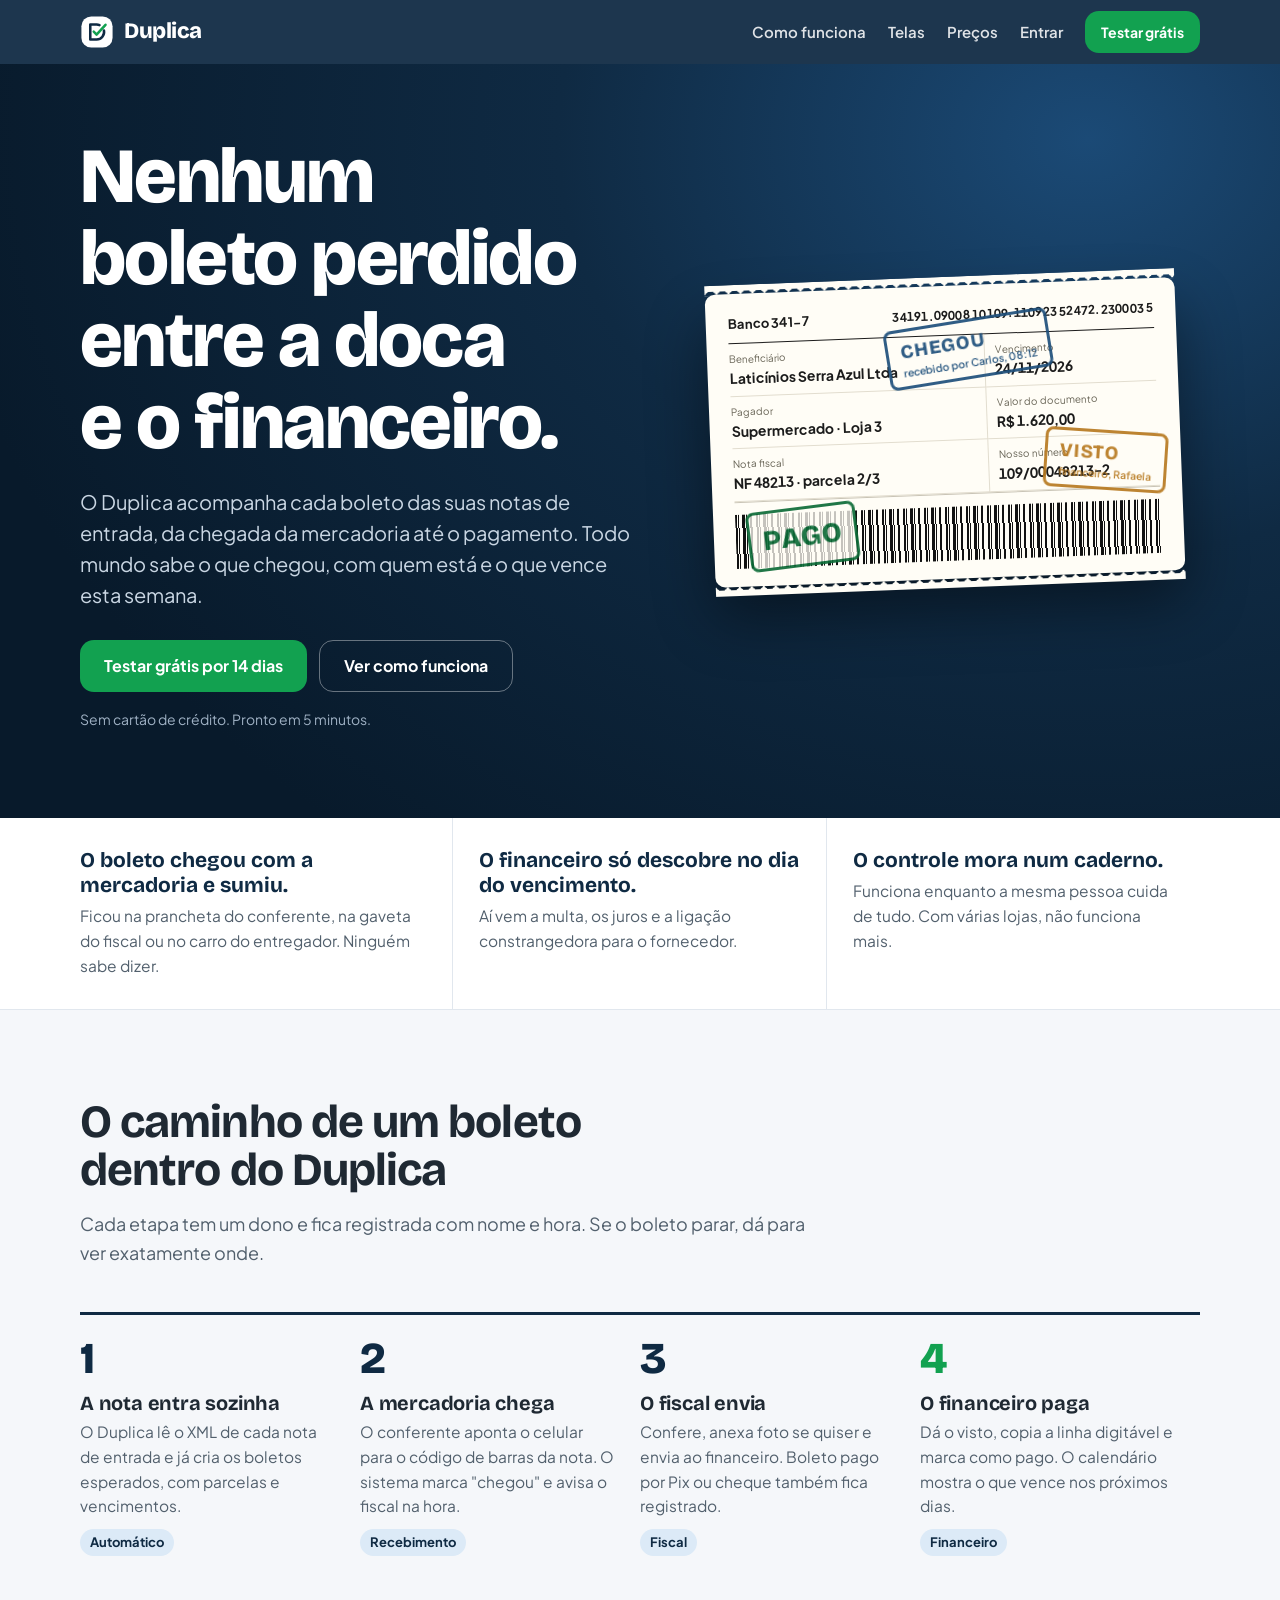
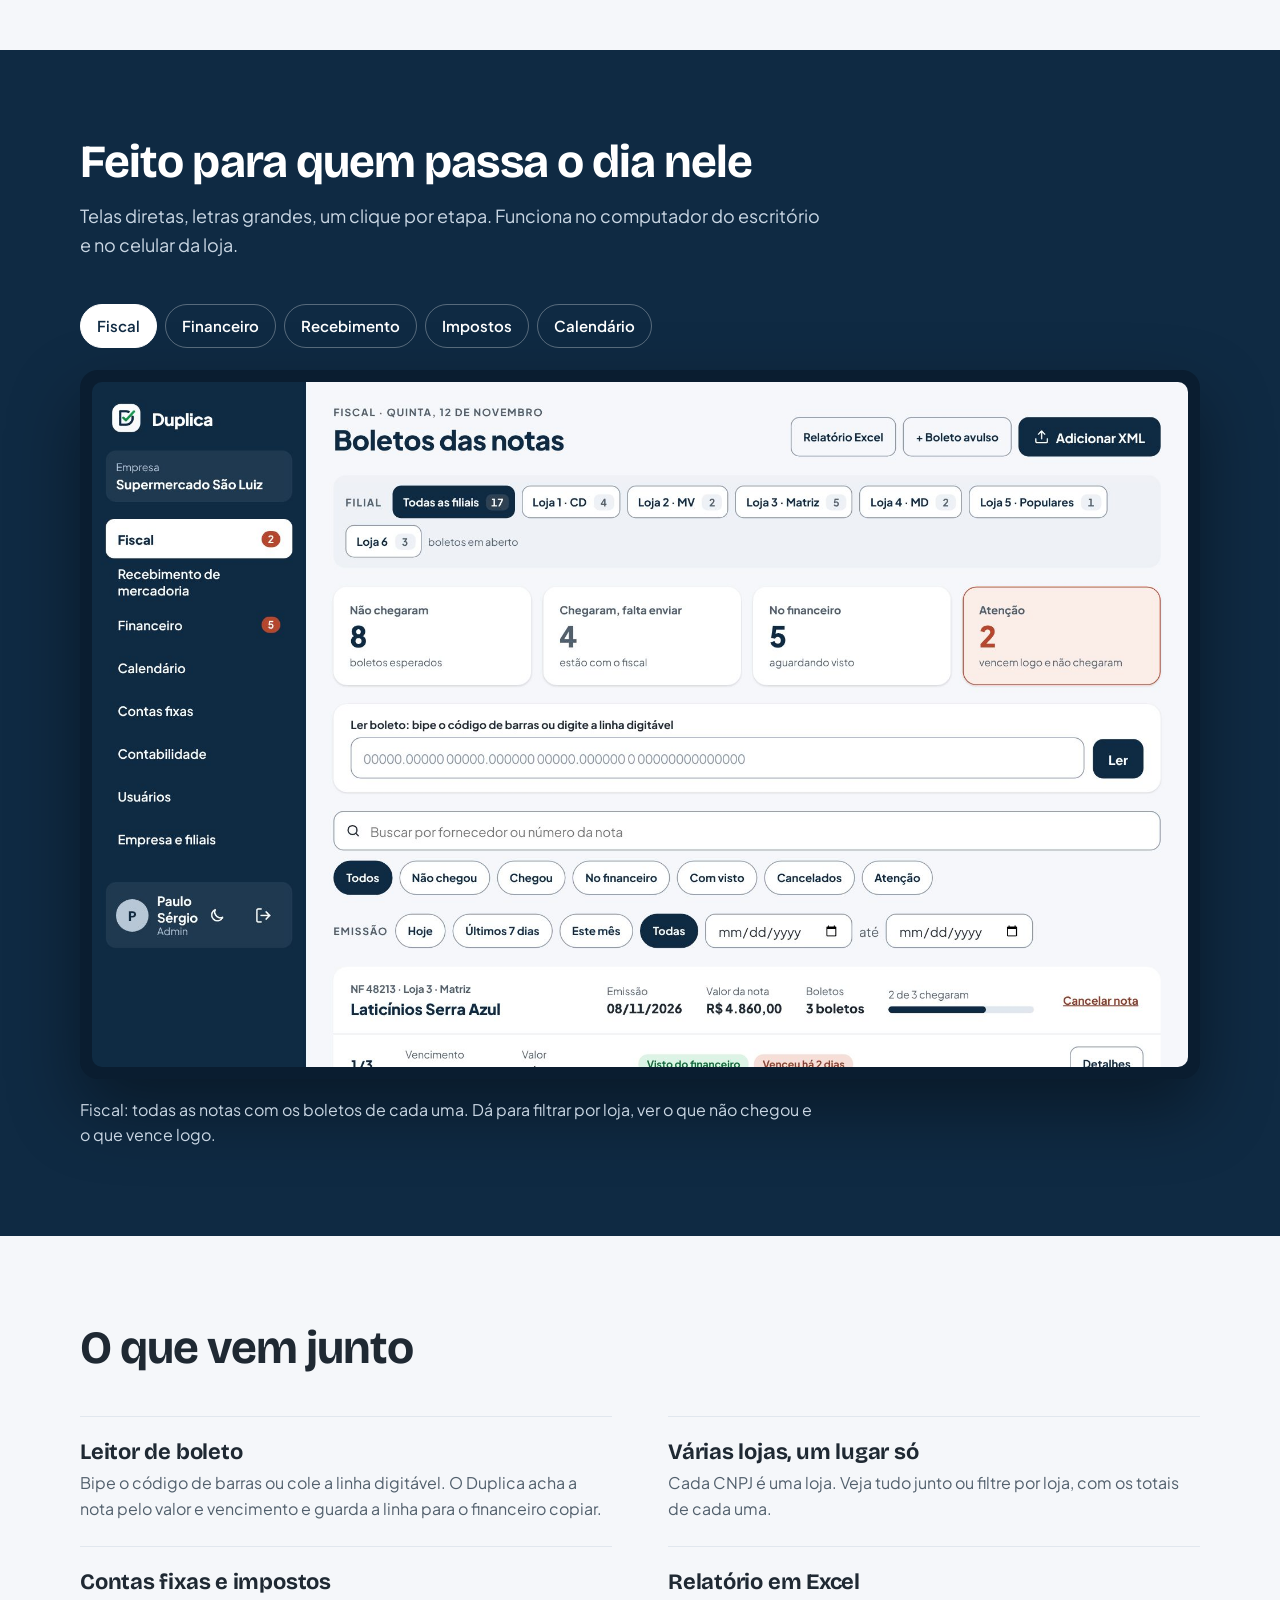
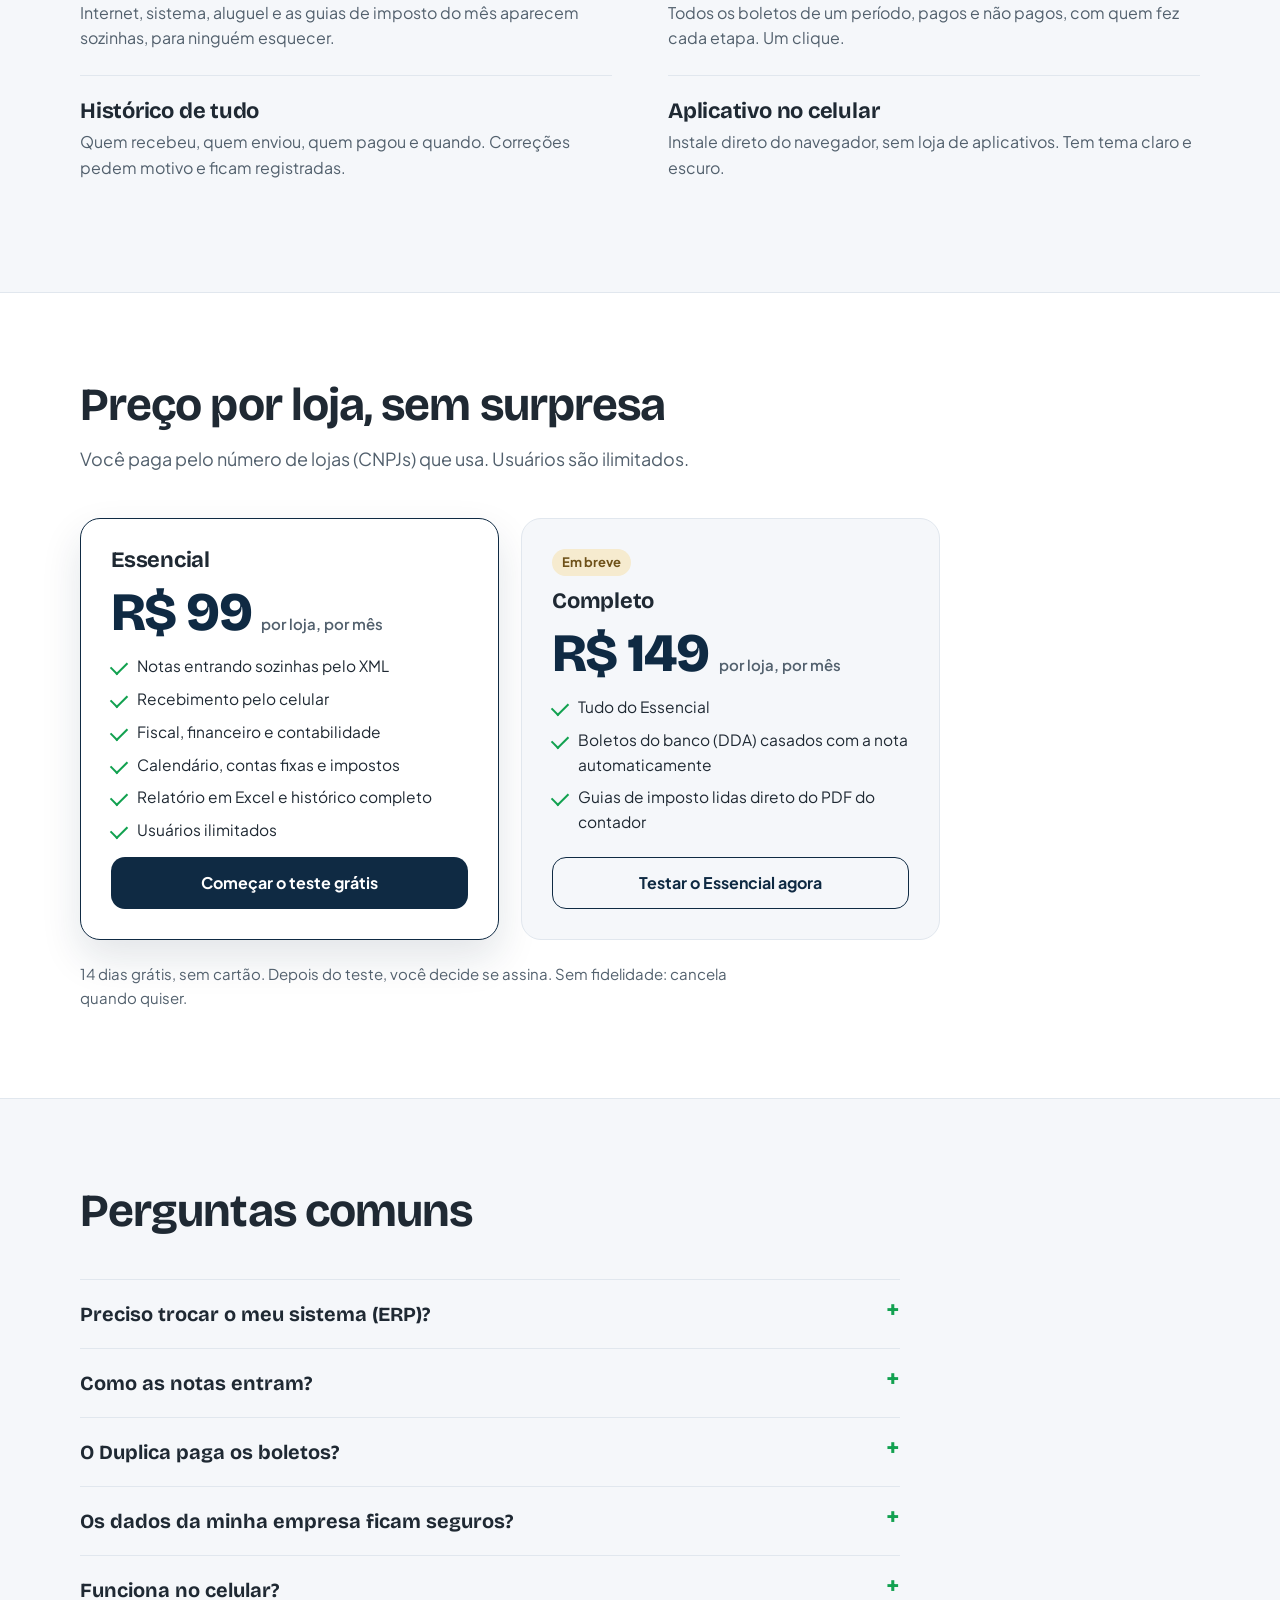
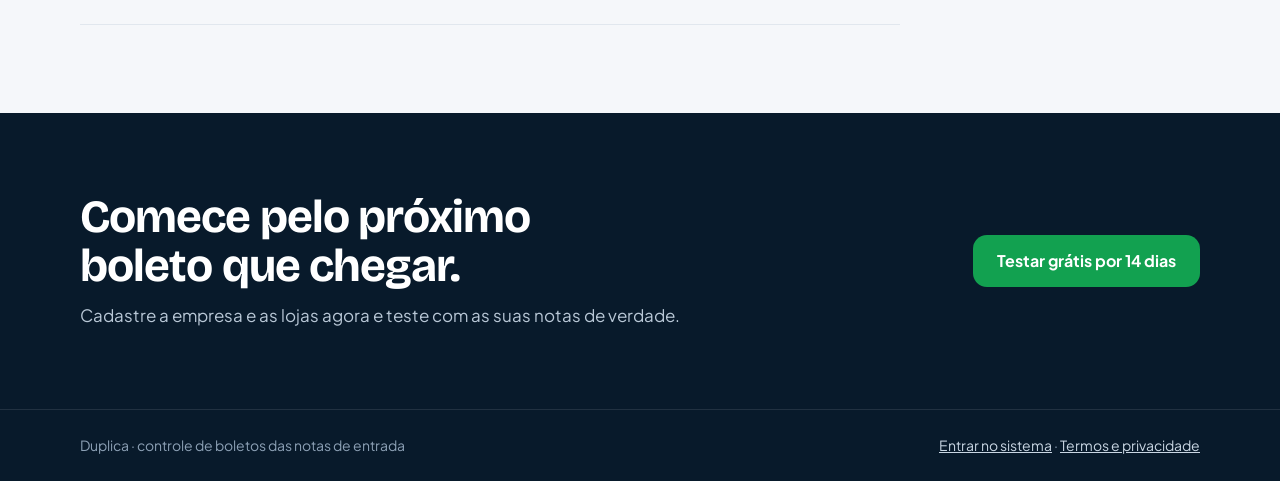
<file: apresentacao/index.html>
<!doctype html>
<!--
  DUPLICA · apresentacao/index.html  (site de apresentação / vendas)
  Página única, sem dependência do sistema: pode ser publicada sozinha em
  outro domínio (copie a pasta "apresentacao" inteira).
  O que trocar quando tiver os dados:
    - PREÇOS: procure por "precos" (seção de planos)
    - CONTATO: procure por "contato" (WhatsApp e e-mail no rodapé)
    - LINKS do sistema: constantes APP_ENTRAR e APP_CRIAR no fim do arquivo
-->
<html lang="pt-BR">
<head>
  <meta charset="utf-8">
  <meta name="viewport" content="width=device-width, initial-scale=1">
  <title>Duplica: controle dos boletos das notas de entrada</title>
  <meta name="description" content="O Duplica acompanha cada boleto das suas notas de entrada: da chegada da mercadoria ao pagamento. Para supermercados e redes com várias lojas. Teste grátis por 14 dias.">
  <meta name="theme-color" content="#0F2A43">
  <link rel="icon" href="../icons/icon-192.png">
  <link rel="preconnect" href="https://fonts.googleapis.com">
  <link rel="preconnect" href="https://fonts.gstatic.com" crossorigin>
  <link href="https://fonts.googleapis.com/css2?family=Bricolage+Grotesque:opsz,wght@12..96,500;12..96,700;12..96,800&family=Plus+Jakarta+Sans:wght@400;500;600;700&display=swap" rel="stylesheet">
  <style>
    :root{
      --marinho:#0F2A43; --marinho-2:#16395A; --noite:#081A2B;
      --verde:#12A150; --verde-esc:#0B6B36; --verde-claro:#DDF3E6;
      --papel:#FFFDF6; --fundo:#F5F7FA; --branco:#FFFFFF;
      --tinta:#1F2933; --tinta-2:#52606D; --linha:#E1E7EE; --ambar:#B7791F; --ambar-bg:#F6EBCF; --carimbo:#B4472E;
      --titulo:'Bricolage Grotesque','Plus Jakarta Sans',system-ui,sans-serif;
      --texto:'Plus Jakarta Sans',system-ui,-apple-system,'Segoe UI',sans-serif;
    }
    *{box-sizing:border-box}
    html{scroll-behavior:smooth}
    body{margin:0;font-family:var(--texto);color:var(--tinta);background:var(--fundo);font-size:17px;line-height:1.6;-webkit-font-smoothing:antialiased}
    img{max-width:100%;display:block}
    a{color:inherit}
    :focus-visible{outline:3px solid var(--verde);outline-offset:3px;border-radius:6px}
    .dentro{width:100%;max-width:1160px;margin:0 auto;padding-inline:max(20px,env(safe-area-inset-left,0px))}
    h1,h2,h3{font-family:var(--titulo);margin:0;line-height:1.05;letter-spacing:-.02em;text-wrap:balance}
    h2{font-size:clamp(30px,4.2vw,46px);font-weight:700}
    h3{font-size:22px;font-weight:700;letter-spacing:-.01em}
    p{margin:0}

    .botao{display:inline-flex;align-items:center;justify-content:center;min-height:52px;padding:0 24px;border-radius:14px;font-weight:700;font-size:16px;text-decoration:none;border:0;cursor:pointer;font-family:inherit}
    .botao-verde{background:var(--verde);color:#fff}
    .botao-verde:hover{background:#0E8E46}
    .botao-claro{background:transparent;color:#fff;border:1.5px solid rgba(255,255,255,.38)}
    .botao-claro:hover{background:rgba(255,255,255,.08)}
    .botao-marinho{background:var(--marinho);color:#fff}
    .botao-marinho:hover{background:var(--marinho-2)}

    /* ---------- topo ---------- */
    .topo{position:sticky;top:0;z-index:20;background:rgba(15,42,67,.94);backdrop-filter:blur(8px);color:#fff}
    .topo .dentro{display:flex;align-items:center;justify-content:space-between;gap:16px;min-height:64px}
    .marca{display:flex;align-items:center;gap:10px;font-family:var(--titulo);font-weight:800;font-size:22px;text-decoration:none;letter-spacing:-.02em}
    .topo nav{display:flex;align-items:center;gap:22px;font-size:15px;font-weight:600}
    .topo nav a{text-decoration:none;opacity:.86}
    .topo nav a:hover{opacity:1}
    .topo .botao{min-height:42px;padding:0 16px;font-size:14px;opacity:1}
    @media (max-width:820px){.topo nav a.some{display:none}}

    /* ---------- abertura: o boleto atravessando as etapas ---------- */
    .abertura{background:radial-gradient(90% 120% at 85% 10%,#1B4A76 0%,var(--marinho) 46%,var(--noite) 100%);color:#fff;overflow:hidden}
    .abertura .dentro{display:grid;grid-template-columns:minmax(0,1.05fr) minmax(0,.95fr);gap:48px;align-items:center;padding-block:72px 88px}
    .abertura h1{font-size:clamp(40px,6.4vw,78px);font-weight:800}
    .abertura .sub{margin-top:22px;font-size:clamp(17px,1.6vw,20px);line-height:1.55;color:#C9D6E3;max-width:34em}
    .abertura .acoes{margin-top:30px;display:flex;flex-wrap:wrap;gap:12px}
    .abertura .nota{margin-top:16px;font-size:14px;color:#9FB1C4}
    @media (max-width:940px){.abertura .dentro{grid-template-columns:1fr;padding-block:48px 56px;gap:36px}}

    .cena{position:relative;display:flex;justify-content:center}
    .boleto{position:relative;width:min(100%,470px);background:var(--papel);color:#1b1b1b;border-radius:10px;padding:20px 22px 18px;box-shadow:0 30px 60px rgba(0,0,0,.45);transform:rotate(-2.2deg);font-size:13px}
    .boleto::before,.boleto::after{content:"";position:absolute;left:0;right:0;height:10px;background:radial-gradient(circle at 6px -2px,transparent 6px,var(--papel) 6.5px) 0 0/12px 10px repeat-x}
    .boleto::before{top:-9px;transform:scaleY(-1)}
    .boleto::after{bottom:-9px}
    .b-topo{display:flex;justify-content:space-between;gap:12px;border-bottom:1.5px solid #1b1b1b;padding-bottom:8px;font-weight:700}
    .b-topo span:last-child{font-variant-numeric:tabular-nums;letter-spacing:.02em;font-size:12px}
    .b-grade{display:grid;grid-template-columns:1.5fr 1fr;border-bottom:1px solid #c9c4b6}
    .b-grade div{padding:7px 0 6px;border-bottom:1px solid #e2ddcf}
    .b-grade div:nth-child(odd){border-right:1px solid #e2ddcf;padding-right:10px}
    .b-grade div:nth-child(even){padding-left:10px}
    .b-grade small{display:block;font-size:10px;color:#6a6658}
    .b-grade b{font-size:14px;font-variant-numeric:tabular-nums}
    .barras{margin-top:12px;height:54px;background:repeating-linear-gradient(90deg,#111 0 2px,transparent 2px 3px,#111 3px 4px,transparent 4px 7px,#111 7px 10px,transparent 10px 11px,#111 11px 12px,transparent 12px 15px,#111 15px 17px,transparent 17px 21px)}
    .carimbo{position:absolute;font-family:var(--titulo);font-weight:800;font-size:19px;letter-spacing:.04em;padding:5px 12px 4px;border:3px solid currentColor;border-radius:8px;opacity:0;transform:scale(1.9) rotate(var(--giro));animation:carimbar .34s cubic-bezier(.2,1.3,.4,1) forwards;}
    .carimbo small{display:block;font-family:var(--texto);font-size:10.5px;font-weight:600;letter-spacing:0;margin-top:-2px}
    .c1{--giro:-7deg;color:#1D4E7A;left:38%;top:34px;animation-delay:.7s}
    .c2{--giro:6deg;color:var(--ambar);right:14px;top:150px;animation-delay:1.5s}
    .c3{--giro:-5deg;color:var(--verde-esc);left:34px;bottom:18px;font-size:28px;background:rgba(255,253,246,.82);animation-delay:2.4s}
    @media (max-width:520px){.b-topo span:last-child{display:none}.boleto{font-size:12px}.c1{left:44%;top:10px}}
    @keyframes carimbar{to{opacity:.92;transform:scale(1) rotate(var(--giro))}}
    @media (prefers-reduced-motion:reduce){.carimbo{animation:none;opacity:.92;transform:rotate(var(--giro))}html{scroll-behavior:auto}}

    /* ---------- faixa: o que se perde hoje ---------- */
    .dor{background:var(--branco);border-bottom:1px solid var(--linha)}
    .dor .dentro{display:grid;grid-template-columns:repeat(3,minmax(0,1fr));gap:0;padding-block:0}
    .dor .dentro>div{padding:30px 26px;border-right:1px solid var(--linha)}
    .dor .dentro>div:first-child{padding-left:0}
    .dor .dentro>div:last-child{border-right:0}
    .dor b{display:block;font-family:var(--titulo);font-size:21px;line-height:1.2;margin-bottom:6px;color:var(--marinho)}
    .dor p{font-size:15.5px;color:var(--tinta-2)}
    @media (max-width:820px){.dor .dentro{grid-template-columns:1fr}.dor .dentro>div{border-right:0;border-bottom:1px solid var(--linha);padding-inline:0}.dor .dentro>div:last-child{border-bottom:0}}

    section.bloco{padding-block:88px}
    @media (max-width:820px){section.bloco{padding-block:60px}}
    .intro{max-width:44em;margin-bottom:44px}
    .intro p{margin-top:16px;color:var(--tinta-2);font-size:18px}

    /* ---------- o caminho do boleto (sequência de verdade: numerada) ---------- */
    .caminho{list-style:none;margin:0;padding:0;display:grid;grid-template-columns:repeat(4,minmax(0,1fr));gap:0;counter-reset:passo;border-top:3px solid var(--marinho)}
    .caminho li{counter-increment:passo;padding:22px 22px 6px 0;position:relative}
    .caminho li::before{content:counter(passo);font-family:var(--titulo);font-weight:800;font-size:44px;line-height:1;color:var(--marinho);display:block;margin-bottom:12px}
    .caminho li:last-child::before{color:var(--verde)}
    .caminho h3{font-size:20px;margin-bottom:6px}
    .caminho p{font-size:15.5px;color:var(--tinta-2)}
    .caminho .quem{display:inline-block;margin-top:10px;font-size:13px;font-weight:700;color:var(--marinho);background:#DCEAF7;padding:3px 10px;border-radius:999px}
    @media (max-width:900px){.caminho{grid-template-columns:1fr 1fr;row-gap:18px}}
    @media (max-width:520px){.caminho{grid-template-columns:1fr}}

    /* ---------- telas ---------- */
    .telas{background:var(--marinho);color:#fff}
    .telas .intro p{color:#C9D6E3}
    .abas{display:flex;flex-wrap:wrap;gap:8px;margin-bottom:22px}
    .abas button{min-height:44px;padding:0 16px;border-radius:999px;border:1.5px solid rgba(255,255,255,.3);background:transparent;color:#fff;font:600 15px var(--texto);cursor:pointer}
    .abas button[aria-selected="true"]{background:#fff;color:var(--marinho);border-color:#fff}
    .janela{background:#0A1D30;border-radius:18px;padding:12px;box-shadow:0 30px 70px rgba(0,0,0,.4)}
    .janela img{border-radius:10px;width:100%;height:auto}
    .janela.estreita{max-width:360px;margin-inline:auto}
    .legenda{margin-top:18px;color:#C9D6E3;font-size:16px;max-width:46em}

    /* ---------- o que tem ---------- */
    .lista{display:grid;grid-template-columns:repeat(2,minmax(0,1fr));gap:0 56px}
    .lista article{padding:24px 0;border-top:1px solid var(--linha)}
    .lista h3{margin-bottom:6px}
    .lista p{color:var(--tinta-2);font-size:16px}
    @media (max-width:820px){.lista{grid-template-columns:1fr}}

    /* ---------- precos ---------- */
    .precos{background:var(--branco);border-block:1px solid var(--linha)}
    .planos{display:grid;grid-template-columns:repeat(2,minmax(0,1fr));gap:22px;max-width:860px}
    .plano{border:1.5px solid var(--linha);border-radius:20px;padding:30px;display:flex;flex-direction:column;gap:14px;background:var(--fundo)}
    .plano.destaque{border-color:var(--marinho);background:var(--branco);box-shadow:0 18px 40px rgba(15,42,67,.12)}
    .plano .valor{font-family:var(--titulo);font-weight:800;font-size:54px;line-height:1;color:var(--marinho);letter-spacing:-.03em}
    .plano .valor small{font-family:var(--texto);font-size:15px;font-weight:600;color:var(--tinta-2);letter-spacing:0}
    .plano ul{margin:0;padding:0;list-style:none;display:flex;flex-direction:column;gap:8px;font-size:15.5px}
    .plano li{padding-left:26px;position:relative}
    .plano li::before{content:"";position:absolute;left:0;top:.45em;width:14px;height:8px;border-left:2.5px solid var(--verde);border-bottom:2.5px solid var(--verde);transform:rotate(-45deg)}
    .plano .botao{margin-top:auto}
    .etiqueta{align-self:flex-start;font-size:13px;font-weight:700;padding:3px 10px;border-radius:999px;background:var(--ambar-bg);color:#6E5119}
    .obs-preco{margin-top:22px;font-size:15px;color:var(--tinta-2);max-width:46em}
    @media (max-width:760px){.planos{grid-template-columns:1fr}}

    /* ---------- perguntas ---------- */
    .perguntas{max-width:820px}
    details{border-top:1px solid var(--linha);padding:18px 0}
    details:last-child{border-bottom:1px solid var(--linha)}
    summary{cursor:pointer;font-family:var(--titulo);font-weight:700;font-size:20px;list-style:none;display:flex;justify-content:space-between;gap:16px}
    summary::-webkit-details-marker{display:none}
    summary::after{content:"+";font-size:26px;line-height:.9;color:var(--verde);flex:none}
    details[open] summary::after{content:"–"}
    details p{margin-top:10px;color:var(--tinta-2);max-width:44em}

    /* ---------- fechamento ---------- */
    .fim{background:var(--noite);color:#fff;text-align:left}
    .fim .dentro{padding-block:80px;display:flex;flex-wrap:wrap;gap:28px;align-items:center;justify-content:space-between}
    .fim h2{max-width:14em}
    .fim p{margin-top:12px;color:#B8C7D6}
    footer{background:var(--noite);color:#8CA0B5;font-size:14px;border-top:1px solid rgba(255,255,255,.1)}
    footer .dentro{padding-block:24px;display:flex;flex-wrap:wrap;gap:10px 24px;justify-content:space-between}
    footer a{color:#C9D6E3}
  </style>
</head>
<body>

  <header class="topo">
    <div class="dentro">
      <a class="marca" href="#inicio" aria-label="Duplica, início">
        <svg width="34" height="34" viewBox="0 0 48 48" aria-hidden="true"><rect x="2" y="2" width="44" height="44" rx="14" fill="#fff"/><path d="M27.6 14.3A10.5 10.5 0 0 0 23.5 13.5h-9v21h9a10.5 10.5 0 0 0 10.3-12.6" fill="none" stroke="#0F2A43" stroke-width="3.6" stroke-linecap="round" stroke-linejoin="round"/><path d="M19.4 23.6l4 4L36 13.8" fill="none" stroke="#12A150" stroke-width="3.6" stroke-linecap="round" stroke-linejoin="round"/></svg>
        Duplica
      </a>
      <nav aria-label="Seções">
        <a class="some" href="#caminho">Como funciona</a>
        <a class="some" href="#telas">Telas</a>
        <a class="some" href="#precos">Preços</a>
        <a class="some" data-link="entrar" href="../index.html">Entrar</a>
        <a class="botao botao-verde" data-link="criar" href="../html/criar-conta.html">Testar grátis</a>
      </nav>
    </div>
  </header>

  <main id="inicio">
    <section class="abertura">
      <div class="dentro">
        <div>
          <h1>Nenhum boleto perdido entre a doca e o financeiro.</h1>
          <p class="sub">O Duplica acompanha cada boleto das suas notas de entrada, da chegada da mercadoria até o pagamento. Todo mundo sabe o que chegou, com quem está e o que vence esta semana.</p>
          <div class="acoes">
            <a class="botao botao-verde" data-link="criar" href="../html/criar-conta.html">Testar grátis por 14 dias</a>
            <a class="botao botao-claro" href="#caminho">Ver como funciona</a>
          </div>
          <p class="nota">Sem cartão de crédito. Pronto em 5 minutos.</p>
        </div>

        <div class="cena" aria-hidden="true">
          <div class="boleto">
            <div class="b-topo"><span>Banco 341-7</span><span>34191.09008 10109.110923 52472.230003 5</span></div>
            <div class="b-grade">
              <div><small>Beneficiário</small><b>Laticínios Serra Azul Ltda</b></div>
              <div><small>Vencimento</small><b>24/11/2026</b></div>
              <div><small>Pagador</small><b>Supermercado · Loja 3</b></div>
              <div><small>Valor do documento</small><b>R$ 1.620,00</b></div>
              <div><small>Nota fiscal</small><b>NF 48213 · parcela 2/3</b></div>
              <div><small>Nosso número</small><b>109/00048213-2</b></div>
            </div>
            <div class="barras"></div>
            <span class="carimbo c1">CHEGOU<small>recebido por Carlos, 08:12</small></span>
            <span class="carimbo c2">VISTO<small>financeiro, Rafaela</small></span>
            <span class="carimbo c3">PAGO</span>
          </div>
        </div>
      </div>
    </section>

    <section class="dor" aria-label="O problema">
      <div class="dentro">
        <div><b>O boleto chegou com a mercadoria e sumiu.</b><p>Ficou na prancheta do conferente, na gaveta do fiscal ou no carro do entregador. Ninguém sabe dizer.</p></div>
        <div><b>O financeiro só descobre no dia do vencimento.</b><p>Aí vem a multa, os juros e a ligação constrangedora para o fornecedor.</p></div>
        <div><b>O controle mora num caderno.</b><p>Funciona enquanto a mesma pessoa cuida de tudo. Com várias lojas, não funciona mais.</p></div>
      </div>
    </section>

    <section class="bloco" id="caminho">
      <div class="dentro">
        <div class="intro">
          <h2>O caminho de um boleto dentro do Duplica</h2>
          <p>Cada etapa tem um dono e fica registrada com nome e hora. Se o boleto parar, dá para ver exatamente onde.</p>
        </div>
        <ol class="caminho">
          <li><h3>A nota entra sozinha</h3><p>O Duplica lê o XML de cada nota de entrada e já cria os boletos esperados, com parcelas e vencimentos.</p><span class="quem">Automático</span></li>
          <li><h3>A mercadoria chega</h3><p>O conferente aponta o celular para o código de barras da nota. O sistema marca "chegou" e avisa o fiscal na hora.</p><span class="quem">Recebimento</span></li>
          <li><h3>O fiscal envia</h3><p>Confere, anexa foto se quiser e envia ao financeiro. Boleto pago por Pix ou cheque também fica registrado.</p><span class="quem">Fiscal</span></li>
          <li><h3>O financeiro paga</h3><p>Dá o visto, copia a linha digitável e marca como pago. O calendário mostra o que vence nos próximos dias.</p><span class="quem">Financeiro</span></li>
        </ol>
      </div>
    </section>

    <section class="bloco telas" id="telas">
      <div class="dentro">
        <div class="intro">
          <h2>Feito para quem passa o dia nele</h2>
          <p>Telas diretas, letras grandes, um clique por etapa. Funciona no computador do escritório e no celular da loja.</p>
        </div>
        <div class="abas" role="tablist" aria-label="Telas do Duplica">
          <button role="tab" aria-selected="true" data-img="fiscal" data-leg="Fiscal: todas as notas com os boletos de cada uma. Dá para filtrar por loja, ver o que não chegou e o que vence logo.">Fiscal</button>
          <button role="tab" aria-selected="false" data-img="financeiro" data-leg="Financeiro: o que está aguardando visto, o que falta pagar e o que vence nos próximos 7 dias.">Financeiro</button>
          <button role="tab" aria-selected="false" data-img="celular" data-estreita="1" data-leg="Recebimento no celular: o conferente bipa a nota com a câmera e o boleto já fica como “chegou”, com o nome dele.">Recebimento</button>
          <button role="tab" aria-selected="false" data-img="impostos" data-leg="Impostos: o calendário do mês com ICMS por loja, INSS, FGTS, PIS, COFINS, IRPJ e CSLL, e o aviso das guias que faltam.">Impostos</button>
          <button role="tab" aria-selected="false" data-img="calendario" data-leg="Calendário: os vencimentos do mês por dia, com o total de cada um.">Calendário</button>
        </div>
        <div class="janela" id="janela"><img id="tela-img" src="img/fiscal.jpg" width="1920" height="1200" alt="Tela Fiscal do Duplica com a lista de notas e boletos"></div>
        <p class="legenda" id="tela-leg">Fiscal: todas as notas com os boletos de cada uma. Dá para filtrar por loja, ver o que não chegou e o que vence logo.</p>
      </div>
    </section>

    <section class="bloco">
      <div class="dentro">
        <div class="intro"><h2>O que vem junto</h2></div>
        <div class="lista">
          <article><h3>Leitor de boleto</h3><p>Bipe o código de barras ou cole a linha digitável. O Duplica acha a nota pelo valor e vencimento e guarda a linha para o financeiro copiar.</p></article>
          <article><h3>Várias lojas, um lugar só</h3><p>Cada CNPJ é uma loja. Veja tudo junto ou filtre por loja, com os totais de cada uma.</p></article>
          <article><h3>Contas fixas e impostos</h3><p>Internet, sistema, aluguel e as guias de imposto do mês aparecem sozinhas, para ninguém esquecer.</p></article>
          <article><h3>Relatório em Excel</h3><p>Todos os boletos de um período, pagos e não pagos, com quem fez cada etapa. Um clique.</p></article>
          <article><h3>Histórico de tudo</h3><p>Quem recebeu, quem enviou, quem pagou e quando. Correções pedem motivo e ficam registradas.</p></article>
          <article><h3>Aplicativo no celular</h3><p>Instale direto do navegador, sem loja de aplicativos. Tem tema claro e escuro.</p></article>
        </div>
      </div>
    </section>

    <section class="bloco precos" id="precos">
      <div class="dentro">
        <div class="intro">
          <h2>Preço por loja, sem surpresa</h2>
          <p>Você paga pelo número de lojas (CNPJs) que usa. Usuários são ilimitados.</p>
        </div>
        <div class="planos">
          <div class="plano destaque">
            <h3>Essencial</h3>
            <div class="valor">R$ 99 <small>por loja, por mês</small></div>
            <ul>
              <li>Notas entrando sozinhas pelo XML</li>
              <li>Recebimento pelo celular</li>
              <li>Fiscal, financeiro e contabilidade</li>
              <li>Calendário, contas fixas e impostos</li>
              <li>Relatório em Excel e histórico completo</li>
              <li>Usuários ilimitados</li>
            </ul>
            <a class="botao botao-marinho" data-link="criar" href="../html/criar-conta.html">Começar o teste grátis</a>
          </div>
          <div class="plano">
            <span class="etiqueta">Em breve</span>
            <h3>Completo</h3>
            <div class="valor">R$ 149 <small>por loja, por mês</small></div>
            <ul>
              <li>Tudo do Essencial</li>
              <li>Boletos do banco (DDA) casados com a nota automaticamente</li>
              <li>Guias de imposto lidas direto do PDF do contador</li>
            </ul>
            <a class="botao botao-claro" style="color:var(--marinho);border-color:var(--marinho)" data-link="criar" href="../html/criar-conta.html">Testar o Essencial agora</a>
          </div>
        </div>
        <p class="obs-preco">14 dias grátis, sem cartão. Depois do teste, você decide se assina. Sem fidelidade: cancela quando quiser.</p>
      </div>
    </section>

    <section class="bloco">
      <div class="dentro">
        <div class="intro"><h2>Perguntas comuns</h2></div>
        <div class="perguntas">
          <details><summary>Preciso trocar o meu sistema (ERP)?</summary><p>Não. O Duplica trabalha ao lado dele: lê os XMLs das notas que o seu sistema já recebe e cuida só do caminho dos boletos.</p></details>
          <details><summary>Como as notas entram?</summary><p>Um programinha instalado em um computador da empresa envia os XMLs novos a cada 15 minutos. Também dá para arrastar os XMLs na tela ou lançar um boleto à mão.</p></details>
          <details><summary>O Duplica paga os boletos?</summary><p>Não. Ele controla: mostra o que vence, guarda a linha digitável para copiar e registra quem pagou. O pagamento continua no seu banco.</p></details>
          <details><summary>Os dados da minha empresa ficam seguros?</summary><p>Cada empresa só enxerga os próprios dados, a conexão é criptografada e há cópias de segurança. Você pode pedir a exportação ou a exclusão dos dados quando quiser.</p></details>
          <details><summary>Funciona no celular?</summary><p>Sim. Abre no navegador e pode ser instalado como aplicativo. O recebimento de notas foi pensado para o celular, usando a câmera.</p></details>
        </div>
      </div>
    </section>

    <section class="fim">
      <div class="dentro">
        <div>
          <h2>Comece pelo próximo boleto que chegar.</h2>
          <p>Cadastre a empresa e as lojas agora e teste com as suas notas de verdade.</p>
        </div>
        <a class="botao botao-verde" data-link="criar" href="../html/criar-conta.html">Testar grátis por 14 dias</a>
      </div>
    </section>
  </main>

  <footer>
    <div class="dentro">
      <span>Duplica · controle de boletos das notas de entrada</span>
      <!-- contato: coloque aqui o WhatsApp e o e-mail de vendas quando tiver -->
      <span><a data-link="entrar" href="../index.html">Entrar no sistema</a> · <a href="../html/termos.html" data-link="termos">Termos e privacidade</a></span>
    </div>
  </footer>

  <script>
    // Endereço do sistema. Se esta página for para OUTRO domínio, troque por
    // endereços completos, ex.: 'https://duplicaboletos.com.br/index.html'
    const APP_ENTRAR = '../index.html';
    const APP_CRIAR = '../html/criar-conta.html';
    const APP_TERMOS = '../html/termos.html';
    document.querySelectorAll('[data-link="entrar"]').forEach((a) => { a.href = APP_ENTRAR; });
    document.querySelectorAll('[data-link="criar"]').forEach((a) => { a.href = APP_CRIAR; });
    document.querySelectorAll('[data-link="termos"]').forEach((a) => { a.href = APP_TERMOS; });

    // abas das telas
    const img = document.getElementById('tela-img'), leg = document.getElementById('tela-leg'), janela = document.getElementById('janela');
    document.querySelectorAll('.abas button').forEach((b) => b.addEventListener('click', () => {
      document.querySelectorAll('.abas button').forEach((x) => x.setAttribute('aria-selected', x === b));
      img.src = `img/${b.dataset.img}.jpg`;
      img.alt = 'Tela do Duplica: ' + b.textContent;
      leg.textContent = b.dataset.leg;
      janela.classList.toggle('estreita', !!b.dataset.estreita);
    }));
  </script>
</body>
</html>
</file>
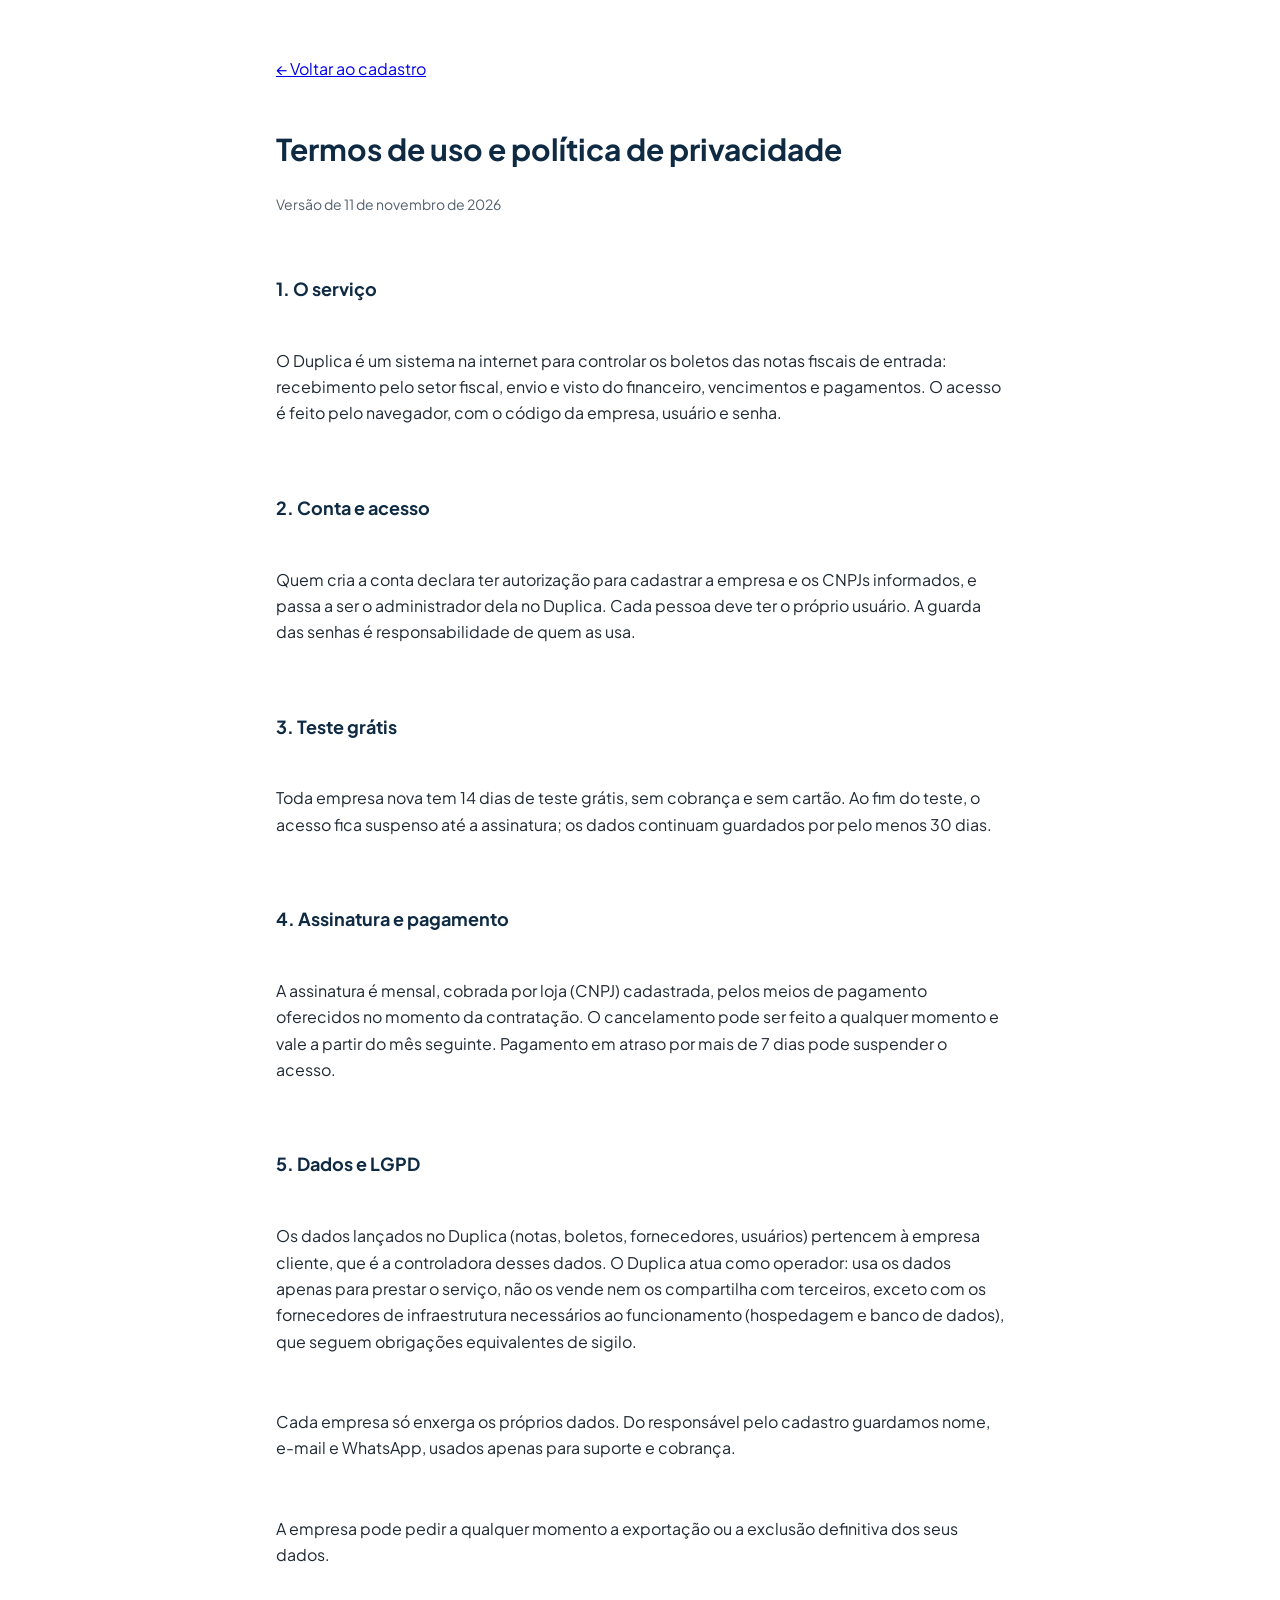
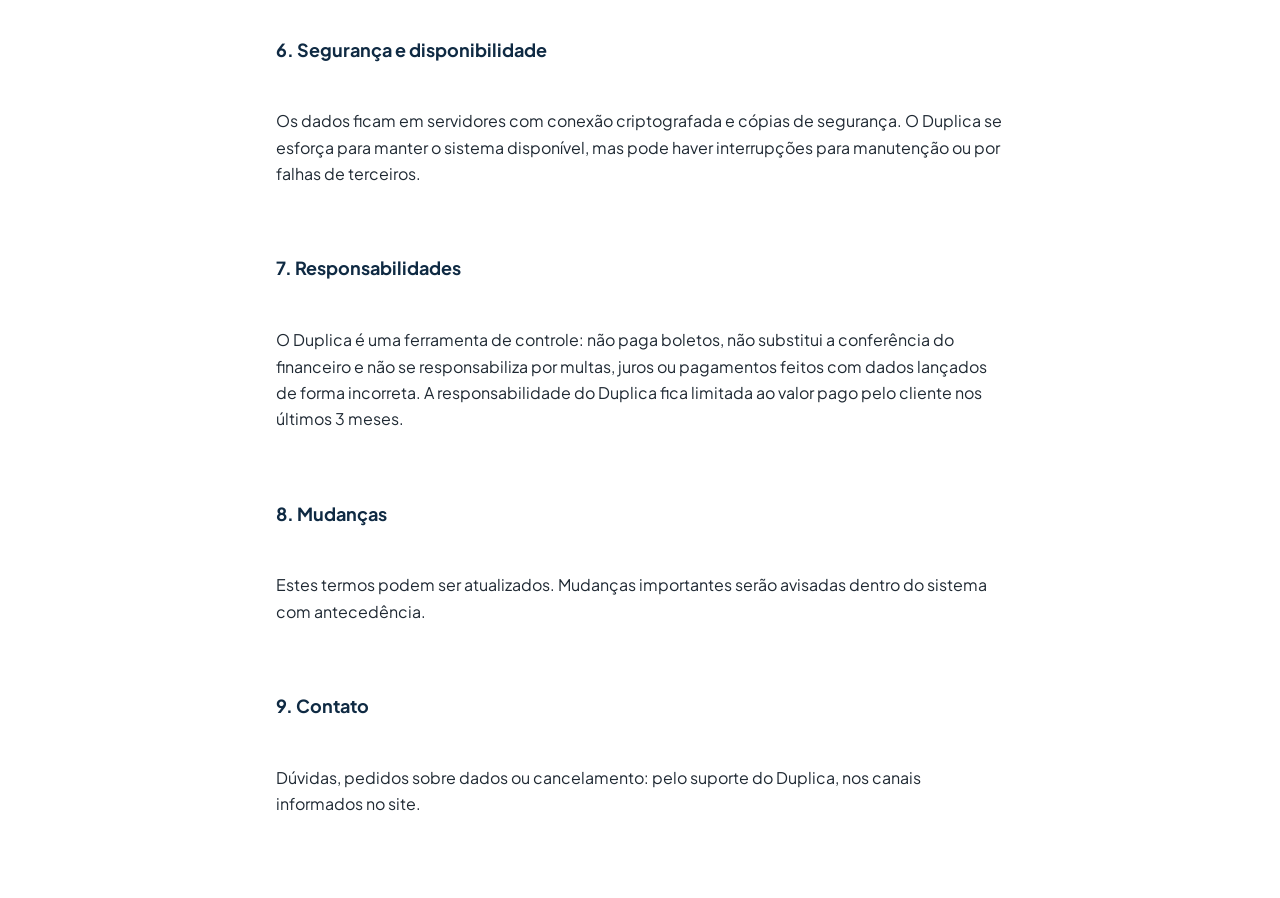
<file: html/termos.html>
<!doctype html>
<!--
  DUPLICA · html/termos.html  (termos de uso + política de privacidade)
  VERSÃO INICIAL: revisar com um advogado antes de vender em escala e
  completar com a razão social e o CNPJ quando a empresa do Duplica existir.
-->
<html lang="pt-BR">
<head>
  <meta charset="utf-8">
  <meta name="viewport" content="width=device-width, initial-scale=1">
  <meta name="theme-color" content="#0F2A43">
  <link rel="manifest" href="../manifest.webmanifest">
  <link rel="apple-touch-icon" href="../icons/apple-touch-icon.png">
  <meta name="apple-mobile-web-app-capable" content="yes">
  <meta name="mobile-web-app-capable" content="yes">
  <meta name="apple-mobile-web-app-title" content="Duplica">
  <meta name="apple-mobile-web-app-status-bar-style" content="black-translucent">
  <script>/* duplica-tema: aplica o tema antes de desenhar (ver js/util/tema.js) */
    try{var t=localStorage.getItem('duplica-tema');if(t!=='claro'&&t!=='escuro')t=matchMedia('(prefers-color-scheme: dark)').matches?'escuro':'claro';document.documentElement.dataset.tema=t}catch(e){}
  </script>
  <title>Duplica · Termos de uso</title>
  <link rel="preconnect" href="https://fonts.googleapis.com">
  <link rel="stylesheet" href="https://fonts.googleapis.com/css2?family=Plus+Jakarta+Sans:wght@400;500;600;700;800&display=swap">
  <link rel="stylesheet" href="../css/base.css?v=b874cc2">
  <link rel="stylesheet" href="../css/layout.css?v=b874cc2">
  <link rel="icon" href="data:image/svg+xml,%3Csvg xmlns='http://www.w3.org/2000/svg' viewBox='0 0 48 48'%3E%3Cdefs%3E%3ClinearGradient id='f' x1='0' y1='0' x2='1' y2='1'%3E%3Cstop offset='0' stop-color='%23FFFFFF'/%3E%3Cstop offset='1' stop-color='%23F5F7FA'/%3E%3C/linearGradient%3E%3C/defs%3E%3Crect x='2' y='2' width='44' height='44' rx='14' fill='url(%23f)'/%3E%3Cpath d='M27.6 14.3A10.5 10.5 0 0 0 23.5 13.5h-9v21h9a10.5 10.5 0 0 0 10.3-12.6' fill='none' stroke='%230F2A43' stroke-width='4' stroke-linecap='round' stroke-linejoin='round'/%3E%3Cpath d='M19.4 23.6l4 4L36 13.8' fill='none' stroke='%238A97A6' stroke-width='4' stroke-linecap='round' stroke-linejoin='round'/%3E%3C/svg%3E">
</head>
<body style="background:var(--creme)">
  <main class="termos">
    <p><a href="criar-conta.html">← Voltar ao cadastro</a></p>
    <h1>Termos de uso e política de privacidade</h1>
    <p class="atualizado">Versão de 11 de novembro de 2026</p>

    <h2>1. O serviço</h2>
    <p>O Duplica é um sistema na internet para controlar os boletos das notas fiscais de entrada: recebimento pelo setor fiscal, envio e visto do financeiro, vencimentos e pagamentos. O acesso é feito pelo navegador, com o código da empresa, usuário e senha.</p>

    <h2>2. Conta e acesso</h2>
    <p>Quem cria a conta declara ter autorização para cadastrar a empresa e os CNPJs informados, e passa a ser o administrador dela no Duplica. Cada pessoa deve ter o próprio usuário. A guarda das senhas é responsabilidade de quem as usa.</p>

    <h2>3. Teste grátis</h2>
    <p>Toda empresa nova tem 14 dias de teste grátis, sem cobrança e sem cartão. Ao fim do teste, o acesso fica suspenso até a assinatura; os dados continuam guardados por pelo menos 30 dias.</p>

    <h2>4. Assinatura e pagamento</h2>
    <p>A assinatura é mensal, cobrada por loja (CNPJ) cadastrada, pelos meios de pagamento oferecidos no momento da contratação. O cancelamento pode ser feito a qualquer momento e vale a partir do mês seguinte. Pagamento em atraso por mais de 7 dias pode suspender o acesso.</p>

    <h2>5. Dados e LGPD</h2>
    <p>Os dados lançados no Duplica (notas, boletos, fornecedores, usuários) pertencem à empresa cliente, que é a controladora desses dados. O Duplica atua como operador: usa os dados apenas para prestar o serviço, não os vende nem os compartilha com terceiros, exceto com os fornecedores de infraestrutura necessários ao funcionamento (hospedagem e banco de dados), que seguem obrigações equivalentes de sigilo.</p>
    <p>Cada empresa só enxerga os próprios dados. Do responsável pelo cadastro guardamos nome, e-mail e WhatsApp, usados apenas para suporte e cobrança.</p>
    <p>A empresa pode pedir a qualquer momento a exportação ou a exclusão definitiva dos seus dados.</p>

    <h2>6. Segurança e disponibilidade</h2>
    <p>Os dados ficam em servidores com conexão criptografada e cópias de segurança. O Duplica se esforça para manter o sistema disponível, mas pode haver interrupções para manutenção ou por falhas de terceiros.</p>

    <h2>7. Responsabilidades</h2>
    <p>O Duplica é uma ferramenta de controle: não paga boletos, não substitui a conferência do financeiro e não se responsabiliza por multas, juros ou pagamentos feitos com dados lançados de forma incorreta. A responsabilidade do Duplica fica limitada ao valor pago pelo cliente nos últimos 3 meses.</p>

    <h2>8. Mudanças</h2>
    <p>Estes termos podem ser atualizados. Mudanças importantes serão avisadas dentro do sistema com antecedência.</p>

    <h2>9. Contato</h2>
    <p>Dúvidas, pedidos sobre dados ou cancelamento: pelo suporte do Duplica, nos canais informados no site.</p>
  </main>
</body>
</html>
</file>
<file: css/base.css>
/* =====================================================================
   DUPLICA · base.css
   Cores (variáveis), fonte, botões, campos e etiquetas (pills).
   Para mudar uma cor do sistema inteiro, troque só a variável em :root.
   ===================================================================== */
:root{
  /* --petroleo = cor principal (títulos, botões)   --sobre = texto em cima da cor principal
     --salvia = fundo da página   --creme = fundo dos cartões   --cafe = texto   --terra = texto secundário
     --menu = fundo do menu, do login e da tela de carregamento (escuro nos dois temas) */
  --petroleo:#0F2A43; --petroleo-esc:#1B3F63; --sobre:#FFFFFF; --salvia:#F5F7FA; --nevoa:#8A97A6;
  --terra:#52606D; --cafe:#1F2933; --creme:#FFFFFF; --creme-2:#EEF2F6; --linha:#E1E7EE; --branco:#FFFFFF;
  --alerta:#B4472E; --alerta-txt:#8E3F2B; --alerta-bg:#F6DFD8; --alerta-row:#FBEDE7;
  --ocre-txt:#6E5119; --ocre-bg:#F6EBCF; --musgo:#12A150; --musgo-esc:#0D8743; --musgo-bg:#DDF3E6; --musgo-txt:#0B6B36;
  --azul-bg:#DCEAF7; --azul-txt:#1D4E7A; --cinza-bg:#EDF1F5; --hist-bg:#F0F4F8; --hover:#FAFBFC; --apagado:#8A97A6;
  --menu:#0F2A43; --menu-txt:#FFFFFF; --menu-txt2:#B8C7D6;
  --sombra:0 1px 2px rgba(16,24,40,.06),0 1px 3px rgba(16,24,40,.08); --sombra-alta:0 20px 50px rgba(16,24,40,.22); --veu:rgba(15,25,38,.55);
  --f:'Plus Jakarta Sans',system-ui,-apple-system,'Segoe UI',sans-serif;
  color-scheme:light;
}
/* ---------- modo escuro: <html data-tema="escuro"> (ver js/util/tema.js) ---------- */
:root[data-tema="escuro"]{
  --petroleo:#9CC4EC; --petroleo-esc:#BBD8F4; --sobre:#0B1622; --salvia:#0D151E; --nevoa:#5F7186;
  --terra:#A3B1C2; --cafe:#E6EDF3; --creme:#17212C; --creme-2:#1F2B38; --linha:#2A3847; --branco:#101922;
  --alerta:#D9644A; --alerta-txt:#F2A994; --alerta-bg:#3A211B; --alerta-row:#2A1A16;
  --ocre-txt:#E8C77E; --ocre-bg:#3A3016; --musgo:#23A862; --musgo-esc:#2EBD6B; --musgo-bg:#12301F; --musgo-txt:#74DBA0;
  --azul-bg:#17324D; --azul-txt:#9CC4EC; --cinza-bg:#1F2B38; --hist-bg:#1B2633; --hover:#1B2633; --apagado:#6B7C8F;
  --menu:#0A121B; --menu-txt:#FFFFFF; --menu-txt2:#9FB1C4;
  --sombra:0 0 0 1px #223040; --sombra-alta:0 20px 50px rgba(0,0,0,.55); --veu:rgba(0,0,0,.65);
  color-scheme:dark;
}
*{box-sizing:border-box}
[hidden]{display:none !important}
html,body{min-height:100%}
body{margin:0;background:var(--salvia);color:var(--cafe);font-family:var(--f);font-size:15px}
button,input,select,textarea{font-family:inherit;font-size:inherit;color:inherit}
button{cursor:pointer}
button:disabled{cursor:not-allowed;opacity:.45}
:focus-visible{outline:3px solid var(--petroleo);outline-offset:2px}
h1,h2{text-wrap:balance}
.num{font-variant-numeric:tabular-nums}
.sr{position:absolute;width:1px;height:1px;overflow:hidden;clip:rect(0 0 0 0)}

/* botões */
.bp{height:46px;padding:0 18px;border:0;border-radius:12px;background:var(--petroleo);color:var(--sobre);font-weight:700;display:inline-flex;align-items:center;justify-content:center;gap:8px;white-space:nowrap}
.bp:hover{background:var(--petroleo-esc)}
.bg{height:40px;padding:0 14px;border:1.5px solid var(--nevoa);border-radius:10px;background:transparent;color:var(--petroleo);font-weight:700;font-size:13px;white-space:nowrap}
.bg:hover{background:var(--creme-2)}
.bs{height:40px;padding:0 14px;font-size:13px;border-radius:10px}
.field{display:flex;flex-direction:column;gap:7px}
.field label{font-size:13px;font-weight:700}
.inp{height:48px;padding:0 14px;border-radius:12px;border:1.5px solid var(--nevoa);background:var(--branco);color:var(--cafe)}
textarea.inp{height:auto;padding:10px 12px;resize:vertical}
.inp::placeholder{color:var(--apagado)}
.pill{display:inline-block;padding:4px 10px;border-radius:999px;font-size:12px;font-weight:700;white-space:nowrap}
.p-esperado{background:var(--cinza-bg);color:var(--cafe);border:1px solid var(--nevoa)}
.p-chegou{background:var(--creme-2);color:var(--terra)}
.p-enviado{background:var(--azul-bg);color:var(--petroleo)}
.p-visto{background:var(--musgo-bg);color:var(--musgo-txt)}
.p-vencido{background:var(--alerta-bg);color:var(--alerta-txt)}
.p-breve{background:var(--ocre-bg);color:var(--ocre-txt)}
.erro{margin:0;padding:10px 12px;border-radius:10px;background:var(--alerta-bg);color:var(--alerta-txt);font-weight:600;font-size:14px}
.toast{padding:12px 16px;border-radius:12px;background:var(--petroleo);color:var(--sobre);font-weight:600;font-size:14px}

/* ---------- tela de carregamento (html/app.html) ---------- */
.splash{position:fixed;inset:0;z-index:100;display:flex;align-items:center;justify-content:center;overflow:hidden;
  background:radial-gradient(120% 90% at 50% 35%,#1E4A75 0%,#0F2A43 50%,#081A2B 100%);color:#FFFFFF;
  will-change:opacity;transition:opacity .55s cubic-bezier(.4,0,.2,1)}
.splash.saindo{opacity:0;pointer-events:none}
.splash.saindo .splash-centro{transform:scale(1.06)}
.splash-brilho{position:absolute;width:520px;height:520px;border-radius:50%;will-change:transform,opacity;
  background:radial-gradient(circle,rgba(18,161,80,.28),rgba(18,161,80,0) 65%);animation:splash-brilho 3.2s ease-in-out infinite}
.splash-centro{position:relative;display:flex;flex-direction:column;align-items:center;gap:18px;will-change:transform;transition:transform .55s cubic-bezier(.4,0,.2,1)}
.splash-logo{width:96px;height:96px;border-radius:28px;box-shadow:0 18px 40px rgba(0,0,0,.45);will-change:transform,opacity;animation:splash-entra .8s cubic-bezier(.22,1,.36,1) both}
.splash-logo svg{display:block;will-change:transform;animation:splash-pronto .6s cubic-bezier(.34,1.4,.64,1) 1.55s both}
@keyframes splash-pronto{0%{transform:scale(1)}40%{transform:scale(1.09)}100%{transform:scale(1)}}
.splash-logo .logo-d{stroke-dasharray:100;stroke-dashoffset:100;animation:splash-traco .9s cubic-bezier(.4,0,.2,1) .3s forwards}
.splash-logo .logo-v{stroke-dasharray:100;stroke-dashoffset:100;animation:splash-traco .5s cubic-bezier(.4,0,.2,1) 1.05s forwards}
.splash-nome{font-size:30px;font-weight:800;letter-spacing:-.6px;animation:splash-sobe .7s cubic-bezier(.22,1,.36,1) .45s both}
.splash-barra{width:160px;height:4px;border-radius:99px;background:rgba(255,255,255,.15);overflow:hidden;animation:splash-sobe .7s cubic-bezier(.22,1,.36,1) .6s both}
.splash-barra span{display:block;width:40%;height:100%;border-radius:99px;background:linear-gradient(90deg,#12A150,#7BE0A8);will-change:transform;animation:splash-corre 1.2s cubic-bezier(.45,0,.55,1) infinite}
.splash-texto{font-size:13px;color:#B8C7D6;letter-spacing:.3px;animation:splash-sobe .7s cubic-bezier(.22,1,.36,1) .75s both}
@keyframes splash-traco{to{stroke-dashoffset:0}}
@keyframes splash-entra{from{opacity:0;transform:scale(.82)}to{opacity:1;transform:none}}
@keyframes splash-sobe{from{opacity:0;transform:translateY(10px)}to{opacity:1;transform:none}}
@keyframes splash-corre{0%{transform:translateX(-110%)}100%{transform:translateX(260%)}}
@keyframes splash-brilho{0%,100%{transform:scale(.9);opacity:.7}50%{transform:scale(1.08);opacity:1}}
@media (prefers-reduced-motion:reduce){
  .splash *,.splash{animation:none !important;transition:none !important}
  .splash-logo .logo-d,.splash-logo .logo-v{stroke-dashoffset:0}
}
/* logo do menu: o visto se desenha uma vez ao abrir */
.marca .logo .logo-v{stroke-dasharray:100;animation:logo-visto .6s ease .2s both}
@keyframes logo-visto{from{stroke-dashoffset:100}to{stroke-dashoffset:0}}

/* cartões: contorno leve */
.secao,.card,.login-card,.resultado{box-shadow:var(--sombra)}
.login-card{box-shadow:var(--sombra-alta)}
</file>
<file: css/layout.css>
/* =====================================================================
   DUPLICA · layout.css
   Estrutura das páginas: login, menu lateral, área principal, cartões,
   filtros e a lista de notas/boletos.
   ===================================================================== */
/* login */
.login{min-height:100vh;display:flex;flex-wrap:wrap}
.login-hero{flex:1 1 420px;background:var(--menu);color:var(--menu-txt);padding-block:56px 40px;padding-left:max(32px,env(safe-area-inset-left,0px));padding-right:max(32px,env(safe-area-inset-right,0px));display:flex;flex-direction:column;justify-content:space-between;gap:40px}
.login-hero h1{margin:0;font-size:clamp(32px,4.4vw,46px);line-height:1.08;font-weight:800;letter-spacing:-1px;max-width:14ch}
.login-hero p{margin:0;font-size:17px;line-height:1.6;color:var(--menu-txt2);max-width:48ch}
.trilha{display:flex;flex-wrap:wrap;align-items:center;gap:8px;font-size:13px;font-weight:700}
.trilha span{padding:7px 12px;border-radius:999px;border:1px solid var(--nevoa)}
.trilha span.fim{background:var(--creme);color:var(--petroleo);border-color:var(--sobre)}
.trilha i{color:var(--nevoa);font-style:normal}
.login-side{flex:1 1 420px;display:flex;align-items:center;justify-content:center;padding-block:40px;padding-left:max(16px,env(safe-area-inset-left,0px));padding-right:max(16px,env(safe-area-inset-right,0px))}
.login-card{width:100%;max-width:400px;background:var(--creme);border-radius:20px;padding:36px 32px;display:flex;flex-direction:column;gap:18px;box-shadow:var(--sombra-alta)}
.login-card h2{margin:0;font-size:26px;font-weight:800;color:var(--petroleo)}
.dica{margin:0;padding:12px;border-radius:10px;background:var(--cinza-bg);font-size:13px;line-height:1.5;color:var(--terra)}
.dica b{color:var(--petroleo)}
.marca{display:flex;align-items:center;gap:12px;font-size:24px;font-weight:800;letter-spacing:-.5px}

/* app */
.app{min-height:100vh;display:flex;flex-wrap:wrap}
.menu{flex:1 1 240px;max-width:100%;background:var(--menu);color:var(--menu-txt);padding-block:24px;padding-left:max(16px,env(safe-area-inset-left,0px));padding-right:16px;display:flex;flex-direction:column;gap:20px}
.empresa{padding:12px;border-radius:12px;background:rgba(255,255,255,.07);display:flex;flex-direction:column;gap:2px}
.empresa small{font-size:12px;color:var(--menu-txt2)}
.nav{display:flex;flex-direction:column;gap:4px}
.nav button{width:100%;min-height:46px;padding:0 14px;border:0;border-radius:10px;display:flex;align-items:center;justify-content:space-between;gap:8px;background:transparent;color:var(--menu-txt);font-weight:600;text-align:left}
.nav button:hover{background:rgba(255,255,255,.08)}
.nav button[aria-current="page"]{background:var(--creme);color:var(--petroleo);font-weight:800}
.badge{min-width:22px;padding:2px 7px;border-radius:999px;background:var(--alerta);color:#fff;font-size:12px;font-weight:700;text-align:center}
.eu{margin-top:8px;display:flex;align-items:center;gap:10px;padding:12px;border-radius:12px;background:rgba(255,255,255,.07)}
.av{width:38px;height:38px;border-radius:50%;background:var(--menu-txt2);color:var(--menu);display:flex;align-items:center;justify-content:center;font-weight:800;flex-shrink:0}
.eu div{display:flex;flex-direction:column;flex:1;min-width:0}
.eu small{font-size:12px;color:var(--menu-txt2)}
.sair{width:44px;height:44px;border:0;border-radius:10px;background:transparent;color:var(--menu-txt);display:flex;align-items:center;justify-content:center}
.sair:hover{background:rgba(255,255,255,.1)}
main{flex:999 1 560px;min-width:0;padding-block:28px 48px;padding-left:max(16px,env(safe-area-inset-left,0px),2.5vw);padding-right:max(16px,env(safe-area-inset-right,0px),2.5vw);display:flex;flex-direction:column;gap:22px}
.topo{display:flex;flex-wrap:wrap;align-items:flex-end;justify-content:space-between;gap:16px}
.eyebrow{font-size:12px;font-weight:700;color:var(--terra);text-transform:uppercase;letter-spacing:1.2px}
.topo h1{margin:4px 0 0;font-size:clamp(26px,3vw,32px);font-weight:800;color:var(--petroleo);letter-spacing:-.5px}
.cards{display:grid;grid-template-columns:repeat(auto-fit,minmax(170px,1fr));gap:14px}
.card{text-align:left;padding:18px;border-radius:16px;display:flex;flex-direction:column;gap:6px;background:var(--creme);border:1.5px solid transparent}
.card:hover{border-color:var(--nevoa)}
.card.on{border-color:var(--petroleo)}
.card.alerta{background:var(--alerta-row);border-color:var(--alerta)}
.card span{font-size:13px;font-weight:700;color:var(--terra)}
.card strong{font-size:34px;font-weight:800;line-height:1}
.card small{font-size:12px;color:var(--terra)}
.filtros{display:flex;flex-wrap:wrap;gap:12px;align-items:center}
.busca{flex:1 1 260px;position:relative}
.busca input{width:100%;height:46px;padding:0 14px 0 42px;border-radius:12px;border:1.5px solid var(--nevoa);background:var(--creme)}
.busca svg{position:absolute;left:14px;top:14px}
.chips{display:flex;flex-wrap:wrap;gap:8px}
.chips button{height:40px;padding:0 14px;border-radius:999px;font-size:13px;font-weight:700;border:1.5px solid var(--nevoa);background:var(--creme);color:var(--petroleo)}
.chips button[aria-pressed="true"]{background:var(--petroleo);border-color:var(--petroleo);color:var(--sobre)}
.corpo{display:flex;flex-wrap:wrap;gap:20px;align-items:flex-start}
.lista{flex:999 1 520px;min-width:0;display:flex;flex-direction:column;gap:16px}
.nota{background:var(--creme);border-radius:16px;overflow:hidden}
.nota-h{padding:18px 20px;display:flex;flex-wrap:wrap;gap:12px 28px;align-items:center;border-bottom:1px solid var(--linha)}
.nota-h .quem{flex:1 1 220px;min-width:0;display:flex;flex-direction:column;gap:4px}
.nota-h .quem small{font-size:12px;font-weight:700;color:var(--terra)}
.nota-h .quem strong{font-size:18px;font-weight:800;color:var(--petroleo)}
.kv{display:flex;flex-direction:column;gap:2px}
.kv small{font-size:12px;color:var(--terra)}
.kv b{font-size:15px;font-weight:800}
.prog{flex:0 1 170px;display:flex;flex-direction:column;gap:6px}
.prog small{font-size:12px;color:var(--terra)}
.barra{height:8px;border-radius:99px;background:var(--linha);overflow:hidden}
.barra i{display:block;height:100%;border-radius:99px;background:var(--petroleo)}
.barra i.ok{background:var(--musgo)}
.rolagem{overflow-x:auto}
.linha{padding:14px 20px;display:flex;align-items:center;gap:16px;border-bottom:1px solid var(--linha);min-width:660px}
.linha:last-child{border-bottom:0}
.linha:hover{background:var(--hover)}
.linha.alerta{background:var(--alerta-row);box-shadow:inset 4px 0 0 var(--alerta)}
.linha.sel{background:var(--hist-bg);box-shadow:inset 4px 0 0 var(--petroleo)}
.parc{width:48px;font-weight:800;color:var(--petroleo)}
.status{flex:1 1 200px;display:flex;flex-wrap:wrap;gap:6px;align-items:center}
.status em{font-style:normal;font-size:12px;color:var(--terra);font-weight:600}
.acoes{display:flex;gap:8px;margin-left:auto}
.vazio{padding:40px;border-radius:16px;background:var(--creme);text-align:center;color:var(--terra)}

/* ---------- menu em tela estreita (celular / janela pequena) ----------
   Até 900px de largura o menu lateral some e vira uma barra no topo
   com o botão "Menu", que abre a lista de telas por cima do conteúdo. */
.barra-topo{display:none}
/* PC: a lateral fica fixa na tela enquanto a página rola */
@media (min-width:901px){
  .app{flex-wrap:nowrap;align-items:flex-start}
  .menu{flex:0 0 250px;position:sticky;top:0;height:100vh;overflow-y:auto}
}
@media (max-width:900px){
  .app{flex-direction:column;flex-wrap:nowrap}
  .barra-topo{display:flex;align-items:center;justify-content:space-between;gap:12px;position:sticky;top:0;z-index:15;
    background:var(--menu);color:var(--menu-txt);padding-block:10px;
    padding-left:max(16px,env(safe-area-inset-left,0px));padding-right:max(16px,env(safe-area-inset-right,0px))}
  .barra-topo .marca{font-size:17px;gap:10px}
  .botao-menu{min-height:44px;padding:0 14px;border:1.5px solid rgba(255,255,255,.35);border-radius:10px;background:transparent;
    color:var(--menu-txt);font-weight:700;display:inline-flex;align-items:center;gap:8px}
  .menu{display:none;flex:none;position:sticky;top:64px;z-index:14;padding-block:12px 16px;
    padding-right:max(16px,env(safe-area-inset-right,0px));box-shadow:0 12px 24px rgba(0,0,0,.3)}
  .menu.aberto{display:flex}
  .marca-menu{display:none}
  .eu{margin-top:4px}
  main{flex:1 1 auto}
}

/* página Criar conta (html/criar-conta.html) */
.cadastro-card{max-width:560px}
.grupo{border:0;margin:0;padding:0;min-width:0;display:flex;flex-direction:column;gap:12px}
.grupo legend{padding:0 0 4px;font-size:13px;font-weight:800;letter-spacing:.6px;text-transform:uppercase;color:var(--terra)}
.cad-linha{display:flex;gap:12px;flex-wrap:wrap}
.cad-linha>.field{flex:1 1 200px}
.loja-linha{display:flex;gap:8px;align-items:flex-end}
.loja-linha .field{flex:1 1 0;min-width:0}
.loja-linha .remover{height:46px;width:46px;padding:0;flex:none}
.beneficios{margin:0;padding:0;list-style:none;display:flex;flex-direction:column;gap:10px;font-size:15px;color:var(--menu-txt)}
.beneficios li::before{content:"✓";display:inline-block;width:22px;color:var(--menu-txt2);font-weight:800}
.aceite{display:flex;gap:10px;align-items:flex-start;font-size:14px;line-height:1.4;color:var(--cafe)}
.aceite input{margin-top:3px;width:18px;height:18px;flex:none}
.escondido{position:absolute;left:-9999px;width:1px;height:1px;overflow:hidden}
.link-cadastro{margin:0;text-align:center;font-size:14px;color:var(--terra)}
/* faixa do teste grátis dentro do sistema */
.faixa-teste{display:flex;flex-wrap:wrap;gap:8px;align-items:center;justify-content:center;padding:8px 16px;background:var(--ocre-bg);color:var(--ocre-txt);font-size:14px;font-weight:600;text-align:center}
.bloqueio{min-height:100vh;display:flex;align-items:center;justify-content:center;padding:24px;background:var(--menu)}
.bloqueio .login-card{max-width:480px}
.cadastro-card .dica-campo{font-size:12px;color:var(--terra)}

/* termos de uso */
.termos{max-width:760px;margin:0 auto;padding:40px max(16px,env(safe-area-inset-left,0px)) 64px;color:var(--cafe);line-height:1.65;font-size:16px}
.termos h1{font-size:30px;line-height:1.15;color:var(--petroleo);margin:12px 0 4px}
.termos h2{font-size:18px;color:var(--petroleo);margin:28px 0 6px}
.termos .atualizado{color:var(--terra);font-size:14px;margin:0 0 8px}
.cadastro-card .inp{width:100%;min-width:0}
.cadastro-card .field,.cad-linha>.field{min-width:0}
.login-side{min-width:0}
@media (max-width:520px){.loja-linha{flex-wrap:wrap;padding-bottom:6px;border-bottom:1px dashed var(--linha)}.loja-linha .field:first-child{flex:1 1 100%}}

/* botão de tema solto (login / criar conta) */
.login-hero{position:relative}
.tema-solto{position:absolute;top:max(18px,env(safe-area-inset-top,0px));right:18px;width:42px;height:42px;border-radius:12px;border:1.5px solid rgba(255,255,255,.3);background:transparent;color:#fff;display:flex;align-items:center;justify-content:center}
.tema-solto:hover{background:rgba(255,255,255,.1)}

.instalar{height:44px;width:100%}
.dica-ios{margin:0;font-size:13px;line-height:1.5;color:var(--terra);text-align:center}
</file>
